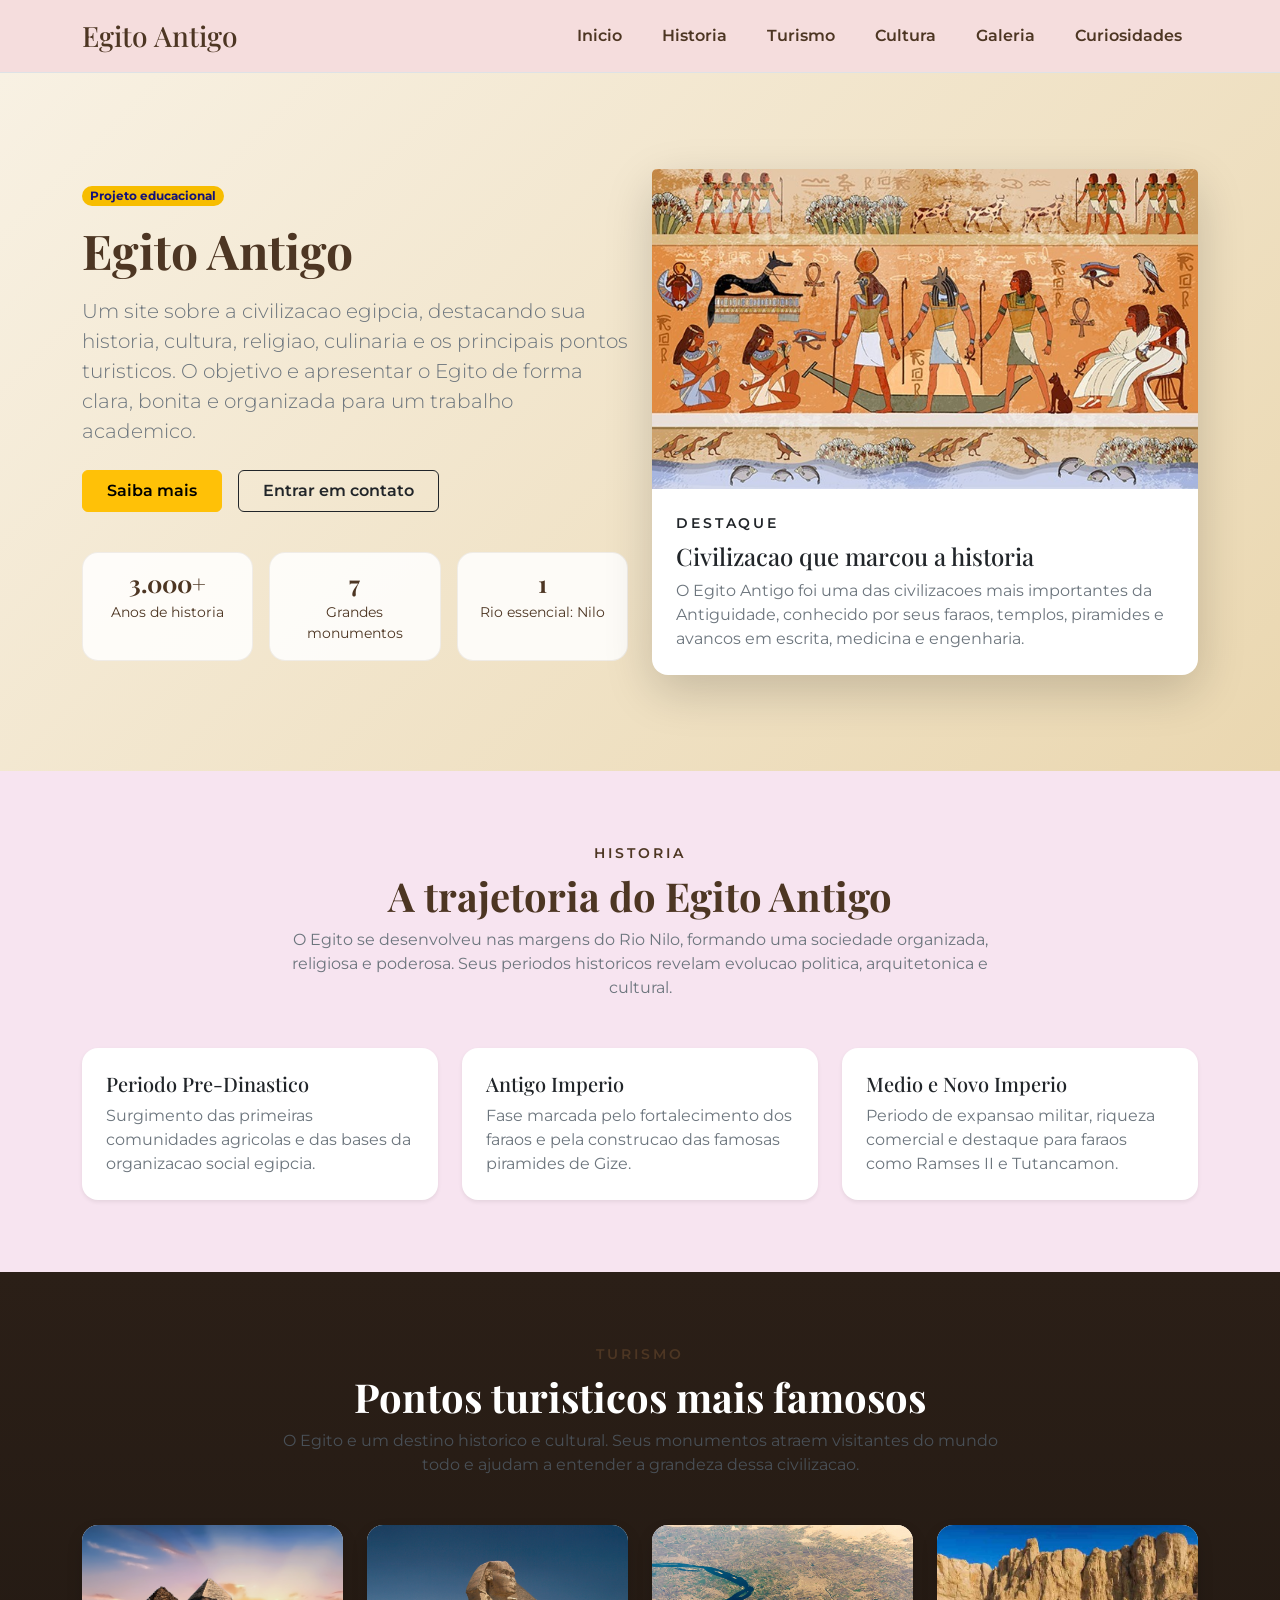
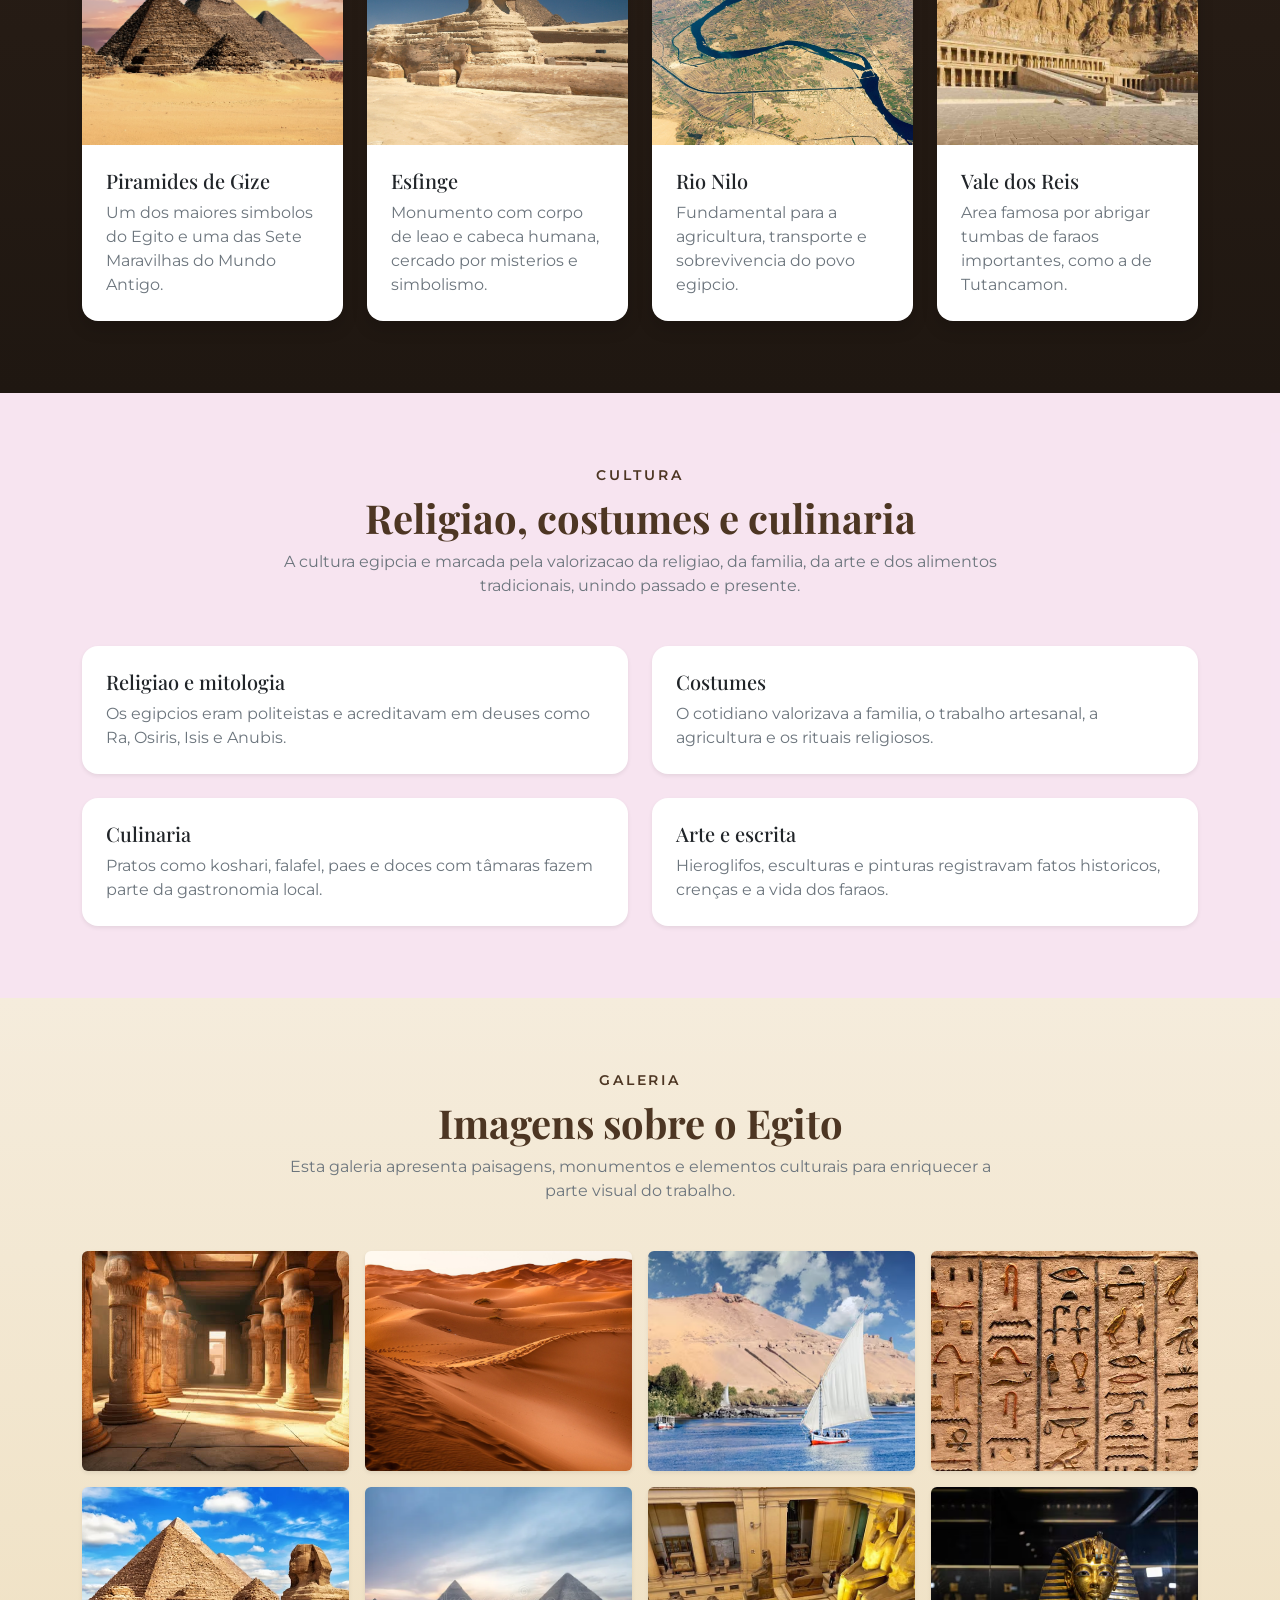
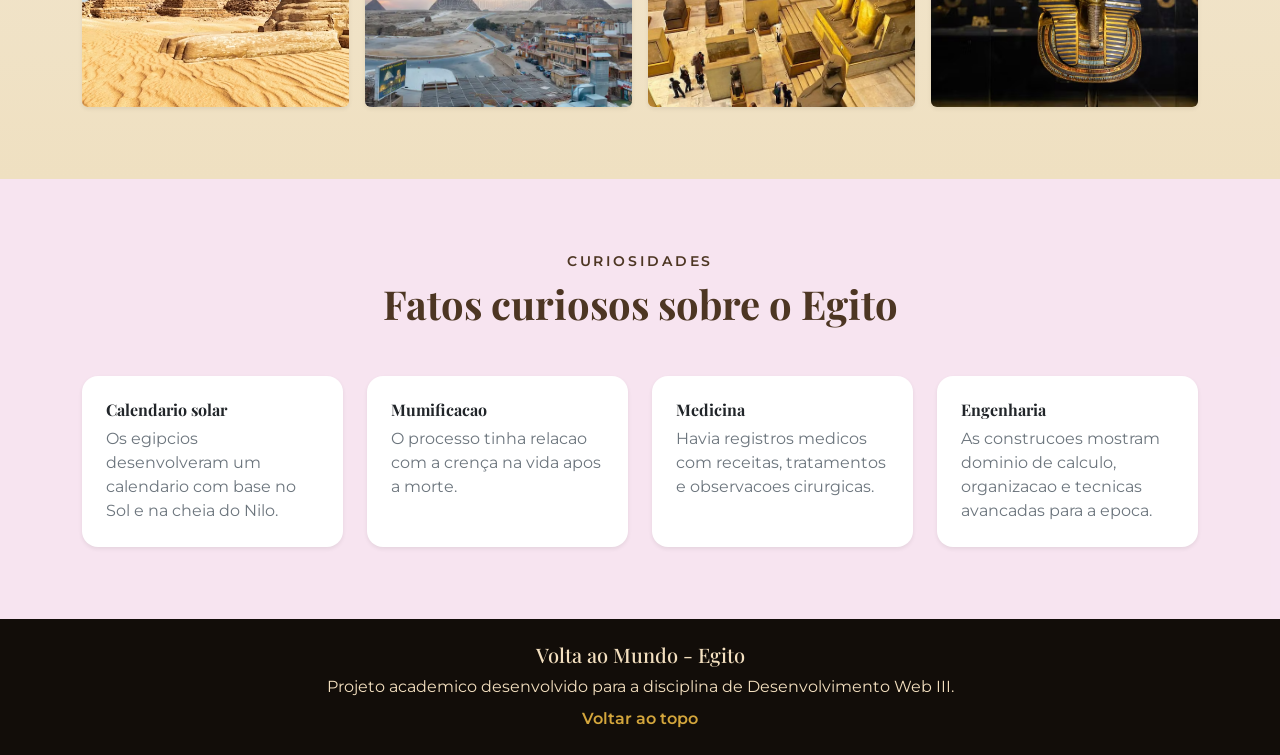
<file: index.html>
<!DOCTYPE html>
<html lang="pt-BR">
  <head>
    <meta charset="UTF-8" />
    <meta name="viewport" content="width=device-width, initial-scale=1.0" />
    <title>Egito Antigo</title>
    <meta
      name="description"
      content="Projeto educacional sobre o Egito com historia, cultura, turismo e curiosidades."/>
    <!-- Fonte externa para melhorar a apresentacao visual -->
    <link
      href="https://fonts.googleapis.com/css2?family=Montserrat:wght@400;500;700&family=Playfair+Display:wght@600;700&display=swap"
      rel="stylesheet"
    />
    <!-- Bootstrap: framework usado para grid, responsividade e componentes -->
    <link
      href="https://cdn.jsdelivr.net/npm/bootstrap@5.3.3/dist/css/bootstrap.min.css"
      rel="stylesheet"
      integrity="sha384-QWTKZyjpPEjISv5WaRU9OFeRpok6YctnYmDr5pNlyT2bRjXh0JMhjY6hW+ALEwIH"
      crossorigin="anonymous"/>
    <!-- CSS proprio apenas para personalizar o tema do Egito -->
    <link rel="stylesheet" href="styles.css" />
  </head>

  <body>
    <header class="site-header sticky-top border-bottom">
      <nav class="container py-3">
        <div class="d-flex align-items-center justify-content-between gap-3">
          <div>
            <h1 class="h3 mb-0 site-title">Egito Antigo</h1>
          </div>

          <!-- Menu hamburguer visivel apenas em telas pequenas -->
          <details class="mobile-menu d-lg-none">
            <summary class="mobile-menu-button" aria-label="Abrir menu de navegacao">
              <span></span>
              <span></span>
              <span></span>
            </summary>
            <div class="mobile-menu-panel">
              <a class="nav-link" href="#home">Inicio</a>
              <a class="nav-link" href="#historia">Historia</a>
              <a class="nav-link" href="#turismo">Turismo</a>
              <a class="nav-link" href="#cultura">Cultura</a>
              <a class="nav-link" href="#galeria">Galeria</a>
              <a class="nav-link" href="#curiosidades">Curiosidades</a>
            </div>
          </details>

          <!-- Menu tradicional exibido no desktop -->
          <div class="nav nav-pills gap-2 text-center d-none d-lg-flex">
            <a class="nav-link" href="#home">Inicio</a>
            <a class="nav-link" href="#historia">Historia</a>
            <a class="nav-link" href="#turismo">Turismo</a>
            <a class="nav-link" href="#cultura">Cultura</a>
            <a class="nav-link" href="#galeria">Galeria</a>
            <a class="nav-link" href="#curiosidades">Curiosidades</a>
          </div>
        </div>
      </nav>
    </header>

    <main>
      <!-- Secao inicial com introducao, botoes e dados resumidos -->
      <section class="hero-section py-5" id="home">
        <div class="container py-lg-5">
          <div class="row align-items-center g-4">
            <!-- Coluna de apresentacao do tema -->
            <div class="col-lg-6">
              <span class="badge rounded-pill hero-badge mb-3">Projeto educacional</span>
              <h2 class="display-5 fw-bold hero-title">Egito Antigo</h2>
              <p class="lead text-secondary mt-3">
                Um site sobre a civilizacao egipcia, destacando sua historia,
                cultura, religiao, culinaria e os principais pontos turisticos.
                O objetivo e apresentar o Egito de forma clara, bonita e
                organizada para um trabalho academico.
              </p>
              <div class="d-flex flex-wrap gap-3 mt-4">
                <a class="btn btn-warning px-4 py-2 fw-semibold" href="https://www.youtube.com/watch?v=ebm-fLo9-NA" target="_blank">Saiba mais</a>
                <a class="btn btn-outline-dark px-4 py-2 fw-semibold" href="#contato">Entrar em contato</a>
              </div>

              <!-- Linha com pequenos cards numericos -->
              <div class="row g-3 mt-4">
                <div class="col-sm-4">
                  <article class="info-box text-center h-100">
                    <h3 class="h4 fw-bold mb-1">3.000+</h3>
                    <p class="mb-0 small">Anos de historia</p>
                  </article>
                </div>
                <div class="col-sm-4">
                  <article class="info-box text-center h-100">
                    <h3 class="h4 fw-bold mb-1">7</h3>
                    <p class="mb-0 small">Grandes monumentos</p>
                  </article>
                </div>
                <div class="col-sm-4">
                  <article class="info-box text-center h-100">
                    <h3 class="h4 fw-bold mb-1">1</h3>
                    <p class="mb-0 small">Rio essencial: Nilo</p>
                  </article>
                </div>
              </div>
            </div>

            <!-- Coluna com imagem principal e card de destaque -->
            <div class="col-lg-6">
              <div class="card hero-card shadow-lg border-0">
                <img
                  src="assets/images/hero-egito.jpg"
                  class="card-img-top hero-image"
                  alt="Pirâmides do Egito ao entardecer"
                />
                <div class="card-body p-4">
                  <p class="text-uppercase small fw-semibold section-mark mb-2">Destaque</p>
                  <h3 class="h4">Civilizacao que marcou a historia</h3>
                  <p class="mb-0 text-secondary">
                    O Egito Antigo foi uma das civilizacoes mais importantes da
                    Antiguidade, conhecido por seus faraos, templos, piramides e
                    avancos em escrita, medicina e engenharia.
                  </p>
                </div>
              </div>
            </div>
          </div>
        </div>
      </section>

      <!-- Historia organizada em cards para facilitar a leitura -->
      <section class="py-5 section-light" id="historia">
        <div class="container py-4">
          <div class="text-center mb-5">
            <p class="text-uppercase small fw-semibold section-mark mb-2">Historia</p>
            <h2 class="display-6 fw-bold">A trajetoria do Egito Antigo</h2>
            <p class="col-lg-8 mx-auto text-secondary mb-0">
              O Egito se desenvolveu nas margens do Rio Nilo, formando uma
              sociedade organizada, religiosa e poderosa. Seus periodos
              historicos revelam evolucao politica, arquitetonica e cultural.
            </p>
          </div>
          <div class="row g-4">
            <div class="col-md-4">
              <article class="card h-100 border-0 shadow-sm custom-card">
                <div class="card-body p-4">
                  <h3 class="h5">Periodo Pre-Dinastico</h3>
                  <p class="mb-0 text-secondary">
                    Surgimento das primeiras comunidades agricolas e das bases
                    da organizacao social egipcia.
                  </p>
                </div>
              </article>
            </div>
            <div class="col-md-4">
              <article class="card h-100 border-0 shadow-sm custom-card">
                <div class="card-body p-4">
                  <h3 class="h5">Antigo Imperio</h3>
                  <p class="mb-0 text-secondary">
                    Fase marcada pelo fortalecimento dos faraos e pela
                    construcao das famosas piramides de Gize.
                  </p>
                </div>
              </article>
            </div>
            <div class="col-md-4">
              <article class="card h-100 border-0 shadow-sm custom-card">
                <div class="card-body p-4">
                  <h3 class="h5">Medio e Novo Imperio</h3>
                  <p class="mb-0 text-secondary">
                    Periodo de expansao militar, riqueza comercial e destaque
                    para faraos como Ramses II e Tutancamon.
                  </p>
                </div>
              </article>
            </div>
          </div>
        </div>
      </section>

      <!-- Pontos turisticos com imagens e descricao -->
      <section class="py-5 section-dark" id="turismo">
        <div class="container py-4">
          <div class="text-center mb-5">
            <p class="text-uppercase small fw-semibold section-mark-light mb-2">Turismo</p>
            <h2 class="display-6 fw-bold text-white">Pontos turisticos mais famosos</h2>
            <p class="col-lg-8 mx-auto text-light-emphasis mb-0">
              O Egito e um destino historico e cultural. Seus monumentos atraem
              visitantes do mundo todo e ajudam a entender a grandeza dessa
              civilizacao.
            </p>
          </div>
          <div class="row g-4">
            <div class="col-md-6 col-xl-3">
              <article class="card h-100 border-0 overflow-hidden shadow custom-card">
                <img src="assets/images/gize.jpg" class="tourism-image" alt="Piramides de Gize" />
                <div class="card-body p-4">
                  <h3 class="h5">Piramides de Gize</h3>
                  <p class="mb-0 text-secondary">
                    Um dos maiores simbolos do Egito e uma das Sete Maravilhas
                    do Mundo Antigo.
                  </p>
                </div>
              </article>
            </div>
            <div class="col-md-6 col-xl-3">
              <article class="card h-100 border-0 overflow-hidden shadow custom-card">
                <img src="assets/images/esfinge.jpg" class="tourism-image" alt="Esfinge de Gize" />
                <div class="card-body p-4">
                  <h3 class="h5">Esfinge</h3>
                  <p class="mb-0 text-secondary">
                    Monumento com corpo de leao e cabeca humana, cercado por
                    misterios e simbolismo.
                  </p>
                </div>
              </article>
            </div>
            <div class="col-md-6 col-xl-3">
              <article class="card h-100 border-0 overflow-hidden shadow custom-card">
                <img src="assets/images/nilo.jpg" class="tourism-image" alt="Rio Nilo" />
                <div class="card-body p-4">
                  <h3 class="h5">Rio Nilo</h3>
                  <p class="mb-0 text-secondary">
                    Fundamental para a agricultura, transporte e sobrevivencia do
                    povo egipcio.
                  </p>
                </div>
              </article>
            </div>
            <div class="col-md-6 col-xl-3">
              <article class="card h-100 border-0 overflow-hidden shadow custom-card">
                <img src="assets/images/valley.jpg" class="tourism-image" alt="Vale dos Reis" />
                <div class="card-body p-4">
                  <h3 class="h5">Vale dos Reis</h3>
                  <p class="mb-0 text-secondary">
                    Area famosa por abrigar tumbas de faraos importantes, como a
                    de Tutancamon.
                  </p>
                </div>
              </article>
            </div>
          </div>
        </div>
      </section>

      <!-- Cultura egipcia apresentada em uma grade responsiva -->
      <section class="py-5 section-light" id="cultura">
        <div class="container py-4">
          <div class="text-center mb-5">
            <p class="text-uppercase small fw-semibold section-mark mb-2">Cultura</p>
            <h2 class="display-6 fw-bold">Religiao, costumes e culinaria</h2>
            <p class="col-lg-8 mx-auto text-secondary mb-0">
              A cultura egipcia e marcada pela valorizacao da religiao, da
              familia, da arte e dos alimentos tradicionais, unindo passado e
              presente.
            </p>
          </div>
          <div class="row g-4">
            <div class="col-md-6">
              <article class="card h-100 border-0 shadow-sm custom-card">
                <div class="card-body p-4">
                  <h3 class="h5">Religiao e mitologia</h3>
                  <p class="mb-0 text-secondary">
                    Os egipcios eram politeistas e acreditavam em deuses como
                    Ra, Osiris, Isis e Anubis.
                  </p>
                </div>
              </article>
            </div>
            <div class="col-md-6">
              <article class="card h-100 border-0 shadow-sm custom-card">
                <div class="card-body p-4">
                  <h3 class="h5">Costumes</h3>
                  <p class="mb-0 text-secondary">
                    O cotidiano valorizava a familia, o trabalho artesanal, a
                    agricultura e os rituais religiosos.
                  </p>
                </div>
              </article>
            </div>
            <div class="col-md-6">
              <article class="card h-100 border-0 shadow-sm custom-card">
                <div class="card-body p-4">
                  <h3 class="h5">Culinaria</h3>
                  <p class="mb-0 text-secondary">
                    Pratos como koshari, falafel, paes e doces com tâmaras fazem
                    parte da gastronomia local.
                  </p>
                </div>
              </article>
            </div>
            <div class="col-md-6">
              <article class="card h-100 border-0 shadow-sm custom-card">
                <div class="card-body p-4">
                  <h3 class="h5">Arte e escrita</h3>
                  <p class="mb-0 text-secondary">
                    Hieroglifos, esculturas e pinturas registravam fatos
                    historicos, crenças e a vida dos faraos.
                  </p>
                </div>
              </article>
            </div>
          </div>
        </div>
      </section>

      <!-- Galeria de imagens usando colunas do Bootstrap -->
      <section class="py-5 gallery-section" id="galeria">
        <div class="container py-4">
          <div class="text-center mb-5">
            <p class="text-uppercase small fw-semibold section-mark mb-2">Galeria</p>
            <h2 class="display-6 fw-bold">Imagens sobre o Egito</h2>
            <p class="col-lg-8 mx-auto text-secondary mb-0">
              Esta galeria apresenta paisagens, monumentos e elementos culturais
              para enriquecer a parte visual do trabalho.
            </p>
          </div>
          <div class="row g-3">
            <div class="col-6 col-md-4 col-lg-3">
              <img class="img-fluid rounded shadow-sm gallery-image" src="assets/images/templo.jpg" alt="Templo egipcio com colunas" />
            </div>
            <div class="col-6 col-md-4 col-lg-3">
              <img class="img-fluid rounded shadow-sm gallery-image" src="assets/images/deserto.jpg" alt="Paisagem do deserto no Egito" />
            </div>
            <div class="col-6 col-md-4 col-lg-3">
              <img class="img-fluid rounded shadow-sm gallery-image" src="assets/images/barco.jpg" alt="Barco navegando no Rio Nilo" />
            </div>
            <div class="col-6 col-md-4 col-lg-3">
              <img class="img-fluid rounded shadow-sm gallery-image" src="assets/images/hieroglifos.jpg" alt="Hieroglifos gravados em pedra" />
            </div>
            <div class="col-6 col-md-4 col-lg-3">
              <img class="img-fluid rounded shadow-sm gallery-image" src="assets/images/panorama.jpg" alt="Panorama das piramides" />
            </div>
            <div class="col-6 col-md-4 col-lg-3">
              <img class="img-fluid rounded shadow-sm gallery-image" src="assets/images/cairo.jpg" alt="Vista da cidade do Cairo" />
            </div>
            <div class="col-6 col-md-4 col-lg-3">
              <img class="img-fluid rounded shadow-sm gallery-image" src="assets/images/museu.jpg" alt="Museu com artefatos egipcios" />
            </div>
            <div class="col-6 col-md-4 col-lg-3">
              <img class="img-fluid rounded shadow-sm gallery-image" src="assets/images/mask.jpg" alt="Mascara de ouro do farao" />
            </div>
          </div>
        </div>
      </section>

      <!-- Curiosidades em cards curtos para destaque rapido -->
      <section class="py-5 section-light" id="curiosidades">
        <div class="container py-4">
          <div class="text-center mb-5">
            <p class="text-uppercase small fw-semibold section-mark mb-2">Curiosidades</p>
            <h2 class="display-6 fw-bold">Fatos curiosos sobre o Egito</h2>
          </div>
          <div class="row g-4">
            <div class="col-md-6 col-lg-3">
              <article class="card h-100 border-0 shadow-sm curiosity-card">
                <div class="card-body p-4">
                  <h3 class="h6 fw-bold">Calendario solar</h3>
                  <p class="mb-0 text-secondary">
                    Os egipcios desenvolveram um calendario com base no Sol e na
                    cheia do Nilo.
                  </p>
                </div>
              </article>
            </div>
            <div class="col-md-6 col-lg-3">
              <article class="card h-100 border-0 shadow-sm curiosity-card">
                <div class="card-body p-4">
                  <h3 class="h6 fw-bold">Mumificacao</h3>
                  <p class="mb-0 text-secondary">
                    O processo tinha relacao com a crença na vida apos a morte.
                  </p>
                </div>
              </article>
            </div>
            <div class="col-md-6 col-lg-3">
              <article class="card h-100 border-0 shadow-sm curiosity-card">
                <div class="card-body p-4">
                  <h3 class="h6 fw-bold">Medicina</h3>
                  <p class="mb-0 text-secondary">
                    Havia registros medicos com receitas, tratamentos e
                    observacoes cirurgicas.
                  </p>
                </div>
              </article>
            </div>
            <div class="col-md-6 col-lg-3">
              <article class="card h-100 border-0 shadow-sm curiosity-card">
                <div class="card-body p-4">
                  <h3 class="h6 fw-bold">Engenharia</h3>
                  <p class="mb-0 text-secondary">
                    As construcoes mostram dominio de calculo, organizacao e
                    tecnicas avancadas para a epoca.
                  </p>
                </div>
              </article>
            </div>
          </div>
        </div>
      </section>

    <!-- Rodape final com identificacao do projeto -->
    <footer class="py-4 footer-section">
      <div class="container text-center">
        <h2 class="h5 mb-2">Volta ao Mundo - Egito</h2>
        <p class="mb-2">Projeto academico desenvolvido para a disciplina de Desenvolvimento Web III.</p>
        <a href="#home" class="footer-link">Voltar ao topo</a>
      </div>
    </footer>
  </body>
</html>
</file>
<file: styles.css>
/* Tema visual complementar ao Bootstrap */
/* Variaveis de cor para manter o tema egipcio padronizado */
:root {
  --sand: #f5dced86;
  --sand-strong: #da9012;
  --gold: #d4a63c;
  --brown: #4d3623;
  --dark: #1f1711;
}

/* Faz a rolagem ficar suave ao clicar nos links do menu */
html {
  scroll-behavior: smooth;
}

/* Estilo geral do corpo da pagina */
body {
  font-family: "Montserrat", sans-serif;
  background-color: var(--sand);
  color: var(--brown);
}

/* Titulos com fonte diferente para criar destaque visual */
h1,
h2,
h3 {
  font-family: "Playfair Display", serif;
}

/* Aparencia do cabecalho fixo */
.site-header {
  background: rgba(245, 220, 220, 0.96);
  backdrop-filter: blur(8px);
}

.site-title,
.hero-title {
  color: var(--brown);
}

.site-label,
.section-mark,
.section-mark-light {
  letter-spacing: 0.18rem;
}

/* Estilo padrao dos links do menu */
.site-header .nav-link {
  color: var(--brown);
  font-weight: 600;
  border-radius: 999px;
  padding: 0.5rem 1rem;
}

.site-header .nav-link:hover,
.site-header .nav-link:focus {
  background-color: var(--sand-strong);
  color: var(--brown);
}

/* Container do menu hamburguer para celular */
.mobile-menu {
  position: relative;
}

.mobile-menu summary {
  list-style: none;
}

.mobile-menu summary::-webkit-details-marker {
  display: none;
}

/* Botao hamburguer desenhado com tres linhas */
.mobile-menu-button {
  width: 52px;
  height: 52px;
  border: 1px solid rgba(77, 54, 35, 0.15);
  border-radius: 0.9rem;
  background-color: #ffffff;
  display: flex;
  flex-direction: column;
  align-items: center;
  justify-content: center;
  gap: 5px;
  cursor: pointer;
  box-shadow: 0 0.5rem 1.25rem rgba(0, 0, 0, 0.08);
}

.mobile-menu-button span {
  width: 22px;
  height: 2px;
  background-color: var(--brown);
  display: block;
}

/* Painel suspenso que aparece quando o menu e aberto */
.mobile-menu-panel {
  position: absolute;
  top: calc(100% + 0.75rem);
  right: 0;
  min-width: 220px;
  padding: 0.75rem;
  border-radius: 1rem;
  background-color: rgba(255, 255, 255, 0.98);
  box-shadow: 0 1rem 2rem rgba(0, 0, 0, 0.12);
  display: flex;
  flex-direction: column;
  gap: 0.4rem;
  z-index: 20;
}

.mobile-menu-panel .nav-link {
  text-align: center;
}

/* Fundo especial da secao principal */
.hero-section {
  background: linear-gradient(135deg, #f8f1e3 0%, #ead7b0 100%);
}

.hero-badge {
  background-color: #f7bd00;
  color: #13117a;
}

.hero-card,
.custom-card,
.curiosity-card,
.contact-card {
  border-radius: 1rem;
}

/* Padroniza como as imagens devem preencher seus espacos */
.hero-image,
.tourism-image,
.gallery-image {
  object-fit: cover;
}

.hero-image {
  height: 320px;
}

.tourism-image {
  height: 220px;
}

.gallery-image {
  height: 220px;
  width: 100%;
}

/* Pequenos cards de numeros da primeira secao */
.info-box {
  background-color: rgba(255, 255, 255, 0.85);
  border: 1px solid rgba(77, 54, 35, 0.08);
  border-radius: 1rem;
  padding: 1rem;
}

.section-light {
  background-color: var(--sand);
}

.section-dark {
  background: linear-gradient(180deg, #2b1f17 0%, #1f1711 100%);
}

.gallery-section {
  background: linear-gradient(180deg, #f5ecdc 0%, #efe0c1 100%);
}

/* Efeito simples para destacar cards e imagens ao passar o mouse */
.custom-card,
.curiosity-card,
.contact-card,
.info-box,
.gallery-image {
  transition: transform 0.25s ease, box-shadow 0.25s ease;
}

.custom-card:hover,
.curiosity-card:hover,
.gallery-image:hover,
.info-box:hover {
  transform: translateY(-4px);
}

.contact-card .form-control:focus {
  border-color: var(--gold);
  box-shadow: 0 0 0 0.25rem rgba(212, 166, 60, 0.2);
}

/* Estilo do rodape */
.footer-section {
  background-color: #120d09;
  color: #f3dfbf;
}

.footer-link {
  color: var(--gold);
  text-decoration: none;
  font-weight: 600;
}

.footer-link:hover,
.footer-link:focus {
  color: #f6d37a;
}

/* Ajustes especificos para telas pequenas */
@media (max-width: 767.98px) {
  .hero-image {
    height: 260px;
  }
}
</file>
